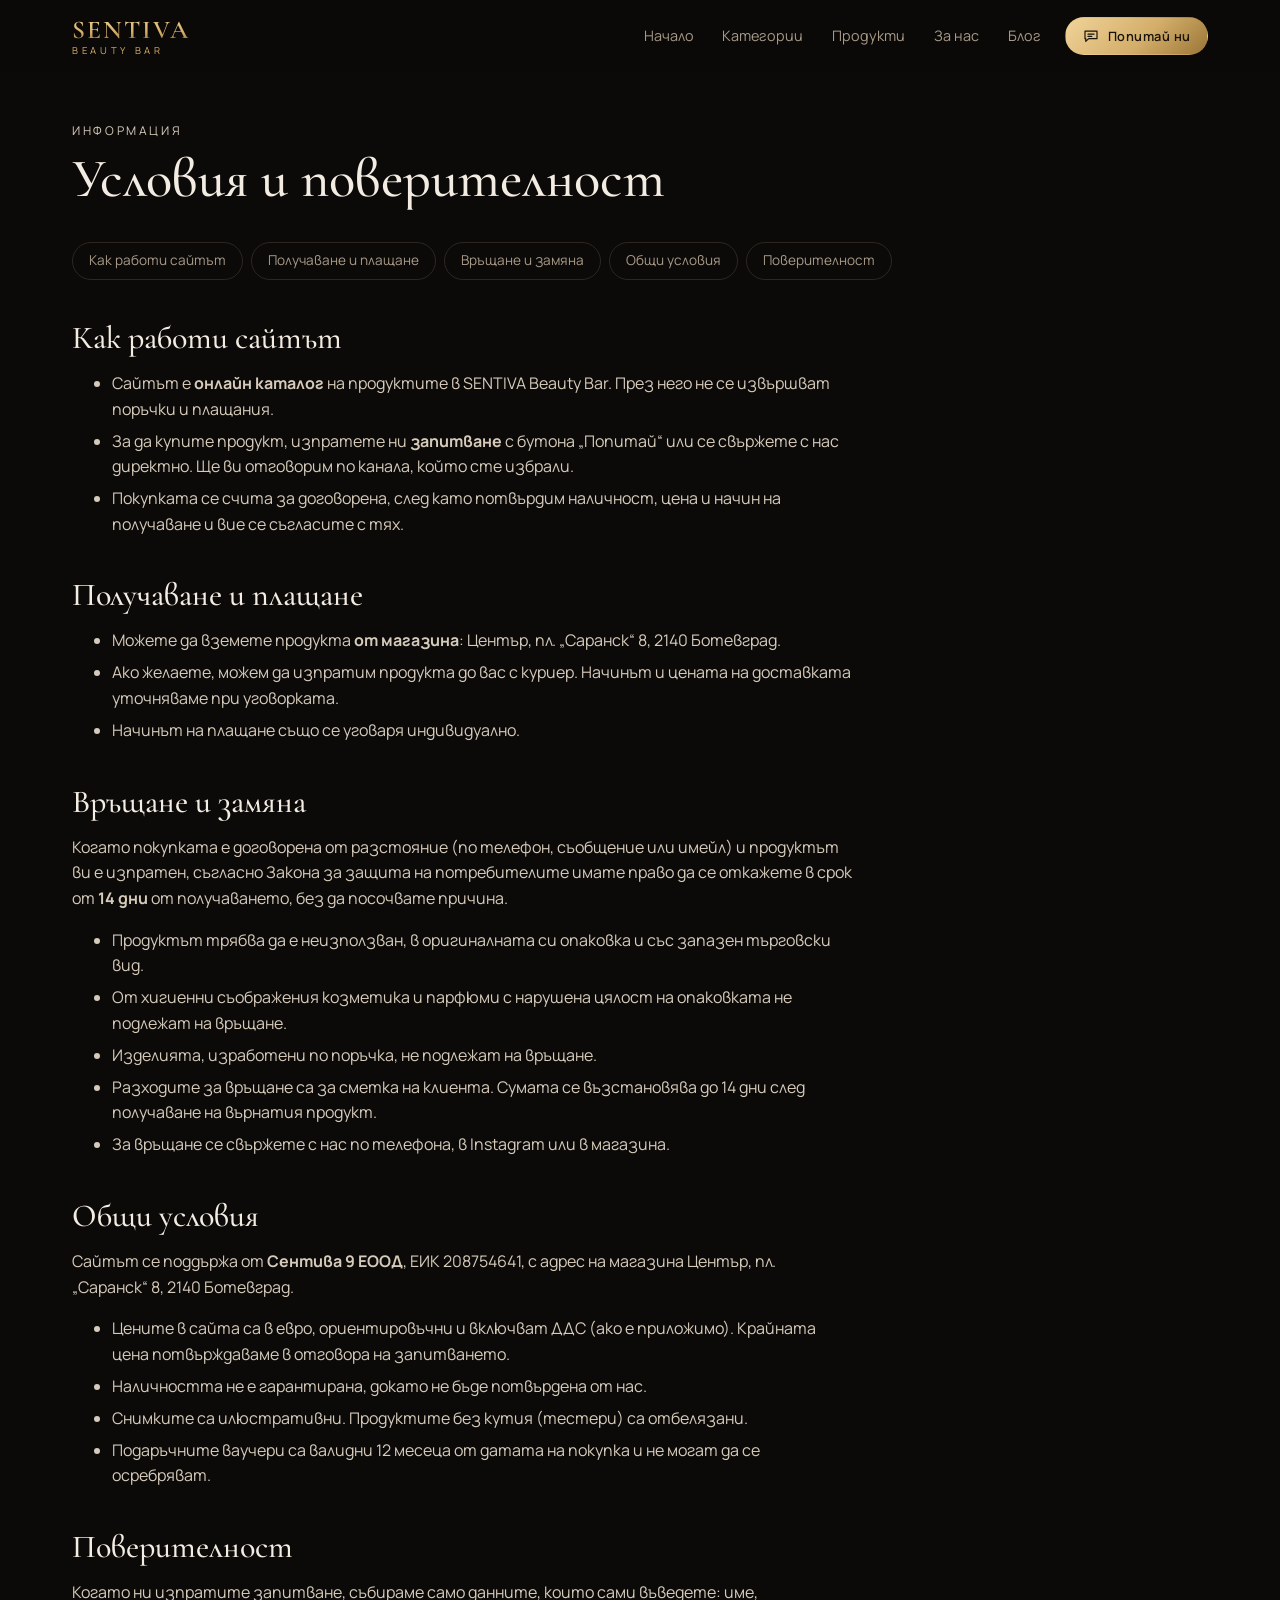
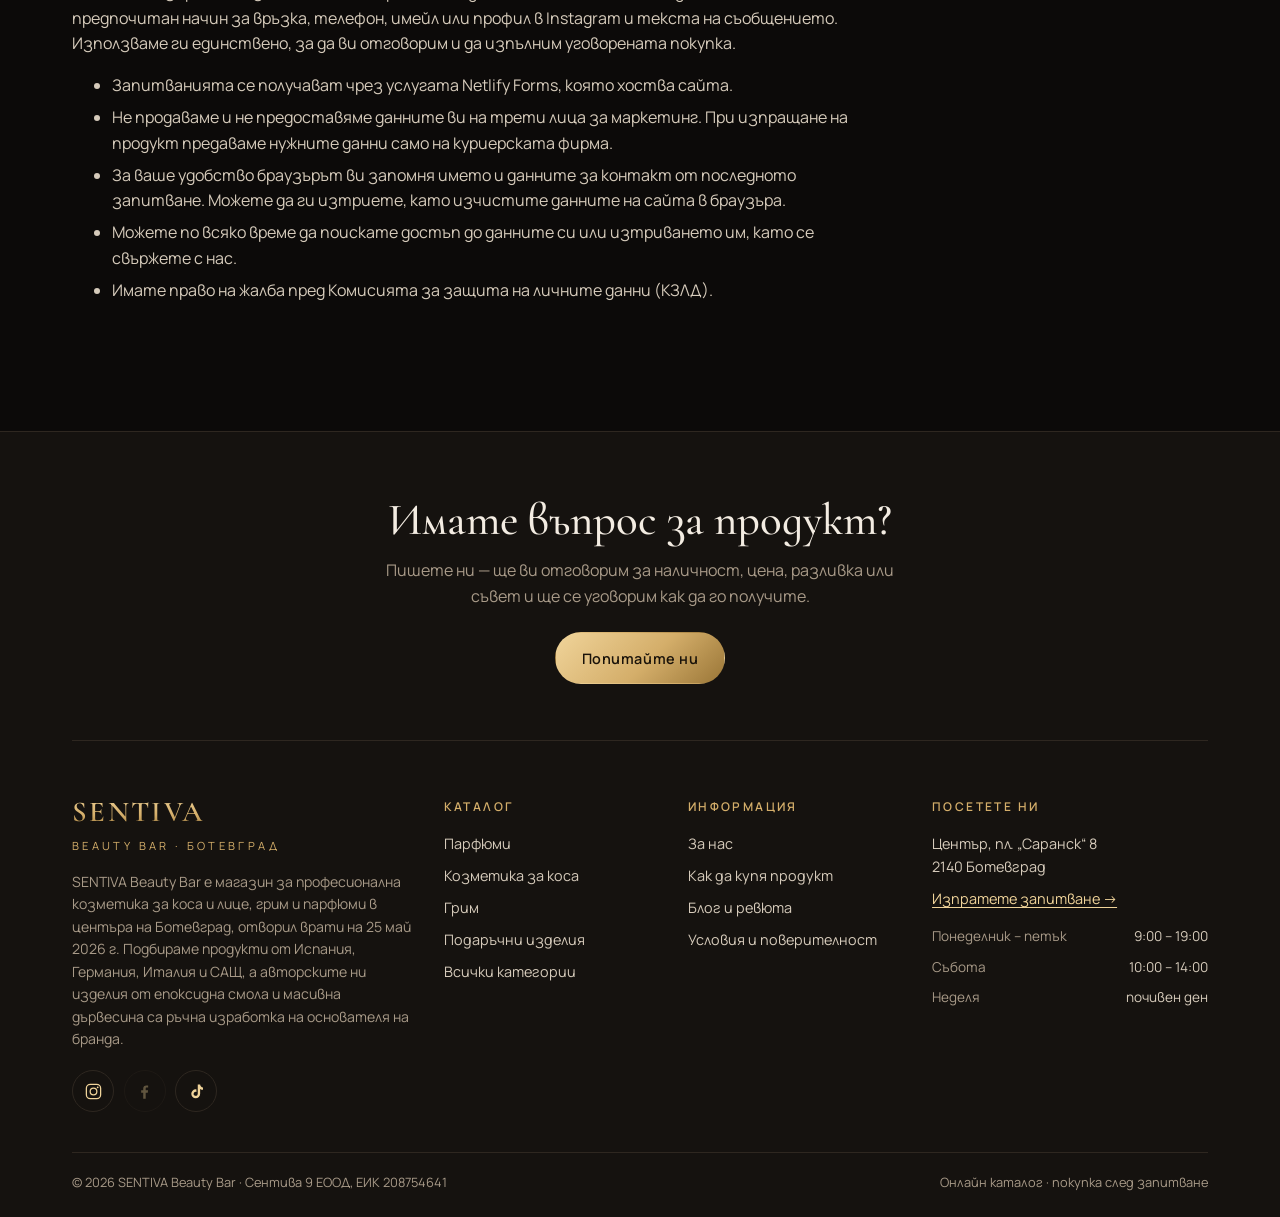
<file: terms.html>
<!doctype html>
<html lang="bg">
<head>
<meta charset="utf-8">
<meta name="viewport" content="width=device-width, initial-scale=1, viewport-fit=cover">
<title>Условия и поверителност — SENTIVA Beauty Bar</title>
<link rel="icon" href="img/logo.webp">
<link rel="preconnect" href="https://fonts.googleapis.com">
<link rel="preconnect" href="https://fonts.gstatic.com" crossorigin>
<link href="https://fonts.googleapis.com/css2?family=Cormorant+Garamond:ital,wght@0,500;0,600;1,500&family=Manrope:wght@400;500;600&display=swap" rel="stylesheet">
<link rel="stylesheet" href="styles.css">
<script>document.documentElement.classList.add('js');</script>
</head>
<body data-page="terms">
<!-- ЧЕРНОВА: прегледайте текстовете (по възможност с юрист) преди публикуване. -->
<main class="wrap page legal" id="main">
  <div class="sec-head" data-reveal>
    <p class="eyebrow">Информация</p>
    <h1 class="page-title">Условия и поверителност</h1>
  </div>
  <nav class="toc"><a href="#how">Как работи сайтът</a><a href="#delivery">Получаване и плащане</a><a href="#returns">Връщане и замяна</a><a href="#terms">Общи условия</a><a href="#privacy">Поверителност</a></nav>

  <section id="how">
    <h2>Как работи сайтът</h2>
    <ul>
      <li>Сайтът е <b>онлайн каталог</b> на продуктите в SENTIVA Beauty Bar. През него не се извършват поръчки и плащания.</li>
      <li>За да купите продукт, изпратете ни <b>запитване</b> с бутона „Попитай“ или се свържете с нас директно. Ще ви отговорим по канала, който сте избрали.</li>
      <li>Покупката се счита за договорена, след като потвърдим наличност, цена и начин на получаване и вие се съгласите с тях.</li>
    </ul>
  </section>

  <section id="delivery">
    <h2>Получаване и плащане</h2>
    <ul>
      <li>Можете да вземете продукта <b>от магазина</b>: <span data-shop="address"></span>, <span data-shop="city"></span>.</li>
      <li>Ако желаете, можем да изпратим продукта до вас с куриер. Начинът и цената на доставката уточняваме при уговорката.</li>
      <li>Начинът на плащане също се уговаря индивидуално.</li>
    </ul>
  </section>

  <section id="returns">
    <h2>Връщане и замяна</h2>
    <p>Когато покупката е договорена от разстояние (по телефон, съобщение или имейл) и продуктът ви е изпратен, съгласно Закона за защита на потребителите имате право да се откажете в срок от <b>14 дни</b> от получаването, без да посочвате причина.</p>
    <ul>
      <li>Продуктът трябва да е неизползван, в оригиналната си опаковка и със запазен търговски вид.</li>
      <li>От хигиенни съображения козметика и парфюми с нарушена цялост на опаковката не подлежат на връщане.</li>
      <li>Изделията, изработени по поръчка, не подлежат на връщане.</li>
      <li>Разходите за връщане са за сметка на клиента. Сумата се възстановява до 14 дни след получаване на върнатия продукт.</li>
      <li>За връщане се свържете с нас по телефона, в Instagram или в магазина.</li>
    </ul>
  </section>

  <section id="terms">
    <h2>Общи условия</h2>
    <p>Сайтът се поддържа от <b data-shop="company"></b>, ЕИК <span data-shop="eik"></span>, с адрес на магазина <span data-shop="address"></span>, <span data-shop="city"></span>.</p>
    <ul>
      <li>Цените в сайта са в евро, ориентировъчни и включват ДДС (ако е приложимо). Крайната цена потвърждаваме в отговора на запитването.</li>
      <li>Наличността не е гарантирана, докато не бъде потвърдена от нас.</li>
      <li>Снимките са илюстративни. Продуктите без кутия (тестери) са отбелязани.</li>
      <li>Подаръчните ваучери са валидни 12 месеца от датата на покупка и не могат да се осребряват.</li>
    </ul>
  </section>

  <section id="privacy">
    <h2>Поверителност</h2>
    <p>Когато ни изпратите запитване, събираме само данните, които сами въведете: име, предпочитан начин за връзка, телефон, имейл или профил в Instagram и текста на съобщението. Използваме ги единствено, за да ви отговорим и да изпълним уговорената покупка.</p>
    <ul>
      <li>Запитванията се получават чрез услугата Netlify Forms, която хоства сайта.</li>
      <li>Не продаваме и не предоставяме данните ви на трети лица за маркетинг. При изпращане на продукт предаваме нужните данни само на куриерската фирма.</li>
      <li>За ваше удобство браузърът ви запомня името и данните за контакт от последното запитване. Можете да ги изтриете, като изчистите данните на сайта в браузъра.</li>
      <li>Можете по всяко време да поискате достъп до данните си или изтриването им, като се свържете с нас.</li>
      <li>Имате право на жалба пред Комисията за защита на личните данни (КЗЛД).</li>
    </ul>
  </section>
</main>
<script src="products.js"></script>
<script src="layout.js"></script>
<script>
  document.querySelectorAll('[data-shop]').forEach(el => { el.textContent = window.SHOP[el.dataset.shop] || '—'; });
</script>
</body>
</html>
</file>
<file: styles.css>
/* Shared styles for every page. Page-specific looks live in home.css, products.css, categories.css and about.css. */
:root {
  --bg: #0c0a09;
  --bg-2: #15120f;
  --card: #1b1713;
  --img-bg: #221d18;
  --line: #2e2720;
  --text: #f3ece2;
  --soft: #d6cbbb;
  --muted: #a89a88;
  --gold: #d4ae6a;
  --gold-2: #f0d49a;
  --gold-deep: #9a7637;
  --on-gold: #1a130a;
  --bar-bg: rgba(12,10,9,.82);
  --radius: 14px;
  --ease: cubic-bezier(.2,.7,.2,1);
  --serif: "Cormorant Garamond", Georgia, "Times New Roman", serif;
  --sans: "Manrope", system-ui, -apple-system, "Segoe UI", Roboto, sans-serif;
  color-scheme: dark;
}

* { box-sizing: border-box; }
html { scroll-behavior: smooth; scroll-padding-top: 80px; }
body {
  margin: 0;
  background: var(--bg);
  color: var(--text);
  font: 16px/1.6 var(--sans);
  -webkit-font-smoothing: antialiased;
  overflow-x: hidden;
  animation: page-in .6s var(--ease) both;
}
@keyframes page-in { from { opacity: 0; } }
img { max-width: 100%; display: block; }
img.img-missing { visibility: hidden; }
a { color: inherit; }
button, input, select, textarea { font: inherit; color: inherit; }
[hidden] { display: none !important; }

.wrap { width: 100%; max-width: 1200px; margin-inline: auto; padding-inline: clamp(16px, 4vw, 32px); }
.eyebrow { margin: 0 0 .6rem; font-size: .75rem; letter-spacing: .22em; text-transform: uppercase; color: var(--gold); }
h1, h2, h3 { font-family: var(--serif); font-weight: 500; line-height: 1.1; margin: 0; }
h2 { font-size: clamp(2rem, 4.5vw, 3rem); }
.muted { color: var(--muted); }
.small { font-size: .85rem; }
.sr { position: absolute; width: 1px; height: 1px; overflow: hidden; clip: rect(0 0 0 0); }
.skip-link { position: absolute; left: 1rem; top: -100px; z-index: 100; background: var(--gold); color: var(--on-gold); padding: .6rem 1rem; border-radius: 8px; }
.skip-link:focus { top: 1rem; }
section { scroll-margin-top: 80px; }
.sec-head { margin-bottom: 2rem; }
.sec-head.row { display: flex; flex-wrap: wrap; align-items: flex-end; justify-content: space-between; gap: 1rem; }
.lead-sm { max-width: 60ch; margin: .8rem 0 0; }

.btn {
  position: relative; overflow: hidden;
  display: inline-flex; align-items: center; justify-content: center; gap: .5rem;
  padding: .85rem 1.6rem; border-radius: 999px; border: 1px solid transparent;
  font-size: .9rem; font-weight: 600; letter-spacing: .04em; text-decoration: none; cursor: pointer;
  transition: transform .25s var(--ease), background .2s, border-color .2s, color .2s, box-shadow .25s;
}
.btn-gold { background: linear-gradient(135deg, var(--gold-2), var(--gold) 55%, var(--gold-deep)); color: var(--on-gold); }
.btn-gold::after {
  content: ""; position: absolute; inset: 0; transform: translateX(-120%);
  background: linear-gradient(100deg, transparent 30%, rgba(255,255,255,.55) 50%, transparent 70%);
}
.btn-gold:hover { transform: translateY(-2px); box-shadow: 0 10px 30px -10px rgba(212,174,106,.6); }
.btn-gold:hover::after { transform: translateX(120%); transition: transform .8s var(--ease); }
.btn-ghost { border-color: color-mix(in srgb, var(--gold) 55%, transparent); color: var(--gold-2); background: transparent; }
.btn-ghost:hover { background: color-mix(in srgb, var(--gold) 12%, transparent); transform: translateY(-2px); }
.btn-sm { padding: .5rem 1rem; font-size: .8rem; }
.btn:disabled { opacity: .5; pointer-events: none; }
.link-btn { background: none; border: 0; padding: 0; cursor: pointer; color: var(--gold-2); text-decoration: underline; text-underline-offset: 3px; font-size: inherit; }
:focus-visible { outline: 2px solid var(--gold); outline-offset: 3px; }

/* ---------- Header ---------- */
.topbar {
  position: sticky; top: env(safe-area-inset-top, 0px); z-index: 20;
  background: var(--bar-bg); backdrop-filter: blur(12px); -webkit-backdrop-filter: blur(12px);
  border-bottom: 1px solid transparent; transition: border-color .3s, box-shadow .3s;
}
.topbar.scrolled { border-bottom-color: var(--line); box-shadow: 0 10px 30px -20px rgba(0,0,0,.6); }
.topbar-in { display: flex; align-items: center; gap: 1.5rem; height: 72px; transition: height .3s var(--ease); }
.topbar.scrolled .topbar-in { height: 62px; }
.brand { display: flex; flex-direction: column; text-decoration: none; line-height: 1; margin-right: auto; }
.brand-name {
  font-family: var(--serif); font-weight: 600; font-size: 1.6rem; letter-spacing: .08em;
  background: linear-gradient(180deg, var(--gold-2), var(--gold) 60%, var(--gold-deep));
  -webkit-background-clip: text; background-clip: text; color: transparent;
}
.brand-sub { font-size: .6rem; letter-spacing: .38em; text-transform: uppercase; color: var(--gold); margin-top: .2rem; }
.nav { display: flex; gap: 1.8rem; }
.nav a { position: relative; text-decoration: none; font-size: .9rem; color: var(--muted); transition: color .2s; padding: .3rem 0; }
.nav a::after {
  content: ""; position: absolute; left: 0; right: 0; bottom: -2px; height: 1px; background: var(--gold);
  transform: scaleX(0); transform-origin: right; transition: transform .35s var(--ease);
}
.nav a:hover, .nav a[aria-current] { color: var(--gold-2); }
.nav a:hover::after, .nav a[aria-current]::after { transform: scaleX(1); transform-origin: left; }
.ask-top svg { flex: none; }
.menu-btn { display: none; background: none; border: 0; width: 42px; height: 42px; cursor: pointer; padding: 10px; }
.menu-btn span { display: block; height: 1.5px; background: var(--text); margin: 6px 0; transition: transform .25s; }
.menu-btn[aria-expanded="true"] span:first-child { transform: translateY(3.75px) rotate(45deg); }
.menu-btn[aria-expanded="true"] span:last-child { transform: translateY(-3.75px) rotate(-45deg); }

/* ---------- Motion ---------- */
.js [data-reveal] {
  opacity: 0; transform: translateY(32px);
  transition: opacity .9s var(--ease), transform .9s var(--ease), clip-path 1.1s var(--ease), filter .9s var(--ease);
  transition-delay: var(--d, 0s);
}
.js [data-reveal="left"] { transform: translateX(-48px); }
.js [data-reveal="right"] { transform: translateX(48px); }
.js [data-reveal="zoom"] { transform: scale(.9); }
.js [data-reveal="blur"] { transform: none; filter: blur(12px); }
.js [data-reveal="clip"] { transform: none; opacity: 1; clip-path: inset(0 0 100% 0); }
.js [data-reveal="fade"] { transform: none; }
.js [data-reveal].in { opacity: 1; transform: none; filter: none; clip-path: inset(0 0 0 0); }

/* ---------- Product bits (shared) ---------- */
.ph {
  width: 100%; height: 100%; display: grid; place-items: center; text-align: center; padding: 1.5rem;
  background: radial-gradient(circle at 50% 40%, color-mix(in srgb, var(--gold) 16%, var(--img-bg)), var(--bg-2) 75%);
}
.ph span { font-family: var(--serif); font-size: 1.5rem; color: var(--gold); letter-spacing: .06em; line-height: 1.15; }
.ph small { display: block; font-family: var(--sans); font-size: .7rem; letter-spacing: .2em; color: var(--muted); text-transform: uppercase; margin-top: .5rem; }
.card-brand { font-size: .7rem; letter-spacing: .16em; text-transform: uppercase; color: var(--gold); }
.price { font-weight: 600; color: var(--gold-2); font-size: 1.05rem; }
.price small { font-weight: 400; color: var(--muted); font-size: .75rem; }
.chip {
  padding: .45rem 1rem; border-radius: 999px; border: 1px solid var(--line); background: transparent;
  font-size: .85rem; cursor: pointer; color: var(--muted); transition: all .2s;
}
.chip:hover { border-color: var(--gold-deep); color: var(--text); }
.chip[aria-pressed="true"] { background: color-mix(in srgb, var(--gold) 14%, transparent); border-color: var(--gold); color: var(--gold-2); }
.chips { display: flex; flex-wrap: wrap; gap: .5rem; }
.x {
  position: absolute; top: .8rem; right: .8rem; z-index: 2; width: 40px; height: 40px; border-radius: 50%;
  border: 1px solid var(--line); background: color-mix(in srgb, var(--bg) 70%, transparent); font-size: 1.4rem; line-height: 1; cursor: pointer;
  transition: transform .3s var(--ease), border-color .2s;
}
.x:hover { border-color: var(--gold); transform: rotate(90deg); }

/* ---------- Forms ---------- */
label { display: grid; gap: .35rem; font-size: .88rem; color: var(--muted); }
input:not([type=radio]):not([type=checkbox]), textarea, select {
  width: 100%; background: var(--bg); border: 1px solid var(--line); border-radius: 10px; padding: .75rem .9rem; color: var(--text); font-size: 1rem;
  transition: border-color .2s, box-shadow .2s;
}
input:focus, textarea:focus, select:focus { outline: none; border-color: var(--gold); box-shadow: 0 0 0 3px color-mix(in srgb, var(--gold) 18%, transparent); }
textarea { resize: vertical; }
.f-row { display: grid; grid-template-columns: 1fr 1fr; gap: 1rem; }
.consent { display: flex; gap: .6rem; align-items: flex-start; font-size: .85rem; color: var(--soft); }
.consent input { margin-top: .2rem; accent-color: var(--gold); width: 18px; height: 18px; flex: none; }
.consent a { color: var(--gold-2); }
.form-error { color: #f0a58a; margin: 0; font-size: .9rem; }

/* ---------- Inquiry dialog ---------- */
.ask {
  width: min(560px, calc(100% - 24px)); max-height: calc(100dvh - 32px); padding: 0; overflow: auto;
  background: var(--bg-2); color: var(--text); border: 1px solid var(--line); border-radius: 20px;
  box-shadow: 0 40px 120px -30px rgba(0,0,0,.8);
}
.ask[open] { animation: ask-in .5s var(--ease); }
.ask::backdrop { background: rgba(5,4,3,.7); backdrop-filter: blur(6px); }
.ask[open]::backdrop { animation: page-in .4s ease; }
@keyframes ask-in { from { opacity: 0; transform: translateY(30px) scale(.97); } }
.ask-view { padding: clamp(1.4rem, 4vw, 2.2rem); display: grid; gap: .9rem; }
.ask-view h3 { font-size: 2rem; padding-right: 2.5rem; }
.ask-intro { margin: -.3rem 0 0; }
.ask .eyebrow { margin: 0; }
#askForm { display: grid; gap: 1rem; }
.ask-product {
  display: grid; grid-template-columns: 64px 1fr auto; gap: .9rem; align-items: center;
  padding: .7rem; border: 1px solid var(--line); border-radius: 14px; background: var(--card);
}
.ask-product .thumb { width: 64px; height: 64px; border-radius: 10px; overflow: hidden; background: var(--img-bg); }
.ask-product .thumb img { width: 100%; height: 100%; object-fit: cover; }
.ask-product .ph span { font-size: .8rem; } .ask-product .ph small { display: none; } .ask-product .ph { padding: .3rem; }
.ask-product b { display: block; font-weight: 500; line-height: 1.3; font-size: .95rem; }
.ask-product .price { font-size: .9rem; }
.ask-product .link-btn { font-size: .8rem; color: var(--muted); }
.ask-quick { display: flex; flex-wrap: wrap; gap: .4rem; }
.ask-quick .chip { font-size: .78rem; padding: .35rem .8rem; }
.channels { border: 0; padding: 0; margin: 0; }
.channels legend { font-size: .88rem; color: var(--muted); margin-bottom: .45rem; padding: 0; }
.channel-list { display: flex; flex-wrap: wrap; gap: .4rem; }
.channel { display: block; cursor: pointer; }
.channel input { position: absolute; opacity: 0; pointer-events: none; }
.channel span { display: block; padding: .45rem .9rem; border-radius: 999px; border: 1px solid var(--line); font-size: .85rem; color: var(--soft); transition: all .2s; }
.channel input:checked + span { border-color: var(--gold); background: color-mix(in srgb, var(--gold) 15%, transparent); color: var(--gold-2); }
.channel input:focus-visible + span { outline: 2px solid var(--gold); outline-offset: 2px; }
.ask-done { text-align: center; justify-items: center; padding-block: 3rem; }
.tick { width: 76px; height: 76px; fill: none; stroke: var(--gold); stroke-width: 2; stroke-linecap: round; stroke-linejoin: round; }
.tick circle { stroke-dasharray: 151; stroke-dashoffset: 151; animation: draw .8s var(--ease) forwards; }
.tick path { stroke-dasharray: 36; stroke-dashoffset: 36; animation: draw .5s .6s var(--ease) forwards; }
@keyframes draw { to { stroke-dashoffset: 0; } }
#askText { font-family: ui-monospace, monospace; font-size: .85rem; }
.ask-links { display: flex; flex-wrap: wrap; gap: .5rem; }

.toast {
  position: fixed; left: 50%; bottom: calc(1.5rem + env(safe-area-inset-bottom, 0px)); transform: translateX(-50%); z-index: 60;
  background: var(--gold); color: var(--on-gold); padding: .7rem 1.3rem; border-radius: 999px; font-weight: 600; font-size: .9rem;
  box-shadow: 0 10px 30px rgba(0,0,0,.5); animation: ask-in .4s var(--ease);
}

/* ---------- Blog ---------- */
.page { padding-block: 3rem 5rem; min-height: 60vh; }
.page-title { font-size: clamp(2.2rem, 5vw, 3.4rem); }
.empty-state { text-align: center; padding: 3rem 1rem; border: 1px dashed var(--line); border-radius: var(--radius); color: var(--muted); }
.empty-state.small-pad { padding: 1.6rem 1rem; }
.empty-state .btn { margin-top: 1rem; }
.post-grid { display: grid; grid-template-columns: repeat(auto-fill, minmax(280px, 1fr)); gap: 1.2rem; margin-top: 1.4rem; }
.post-card { display: flex; flex-direction: column; text-decoration: none; background: var(--card); border: 1px solid var(--line); border-radius: var(--radius); overflow: hidden; transition: border-color .3s, transform .4s var(--ease), box-shadow .4s; }
.post-card:hover { border-color: color-mix(in srgb, var(--gold) 45%, transparent); transform: translateY(-5px); box-shadow: 0 20px 40px -24px rgba(0,0,0,.8); }
.post-img { aspect-ratio: 16/10; background: var(--img-bg); overflow: hidden; }
.post-img img { width: 100%; height: 100%; object-fit: cover; transition: transform .8s var(--ease); }
.post-card:hover .post-img img { transform: scale(1.06); }
.post-body { padding: 1.1rem 1.2rem 1.4rem; }
.post-kind { font-size: .72rem; letter-spacing: .14em; text-transform: uppercase; color: var(--gold); }
.post-body h3 { font-size: 1.45rem; margin: .4rem 0; }
.post-body p { margin: 0; color: var(--muted); font-size: .9rem; }
.post { max-width: 760px; margin-inline: auto; }
.back { display: inline-block; color: var(--gold-2); text-decoration: none; margin-bottom: 1.5rem; font-size: .9rem; }
.post > img { width: 100%; max-height: 460px; object-fit: cover; border-radius: var(--radius); margin: 1.4rem 0; border: 1px solid var(--line); }
.post-content { font-size: 1.05rem; color: #ded4c5; }
.post-content h3 { font-size: 1.7rem; margin: 2rem 0 .6rem; color: var(--text); }
.post-content ul { padding-left: 1.2rem; }
.post-content li { margin: .3rem 0; }
.post-content a { color: var(--gold-2); }
.verdict { background: color-mix(in srgb, var(--gold) 8%, transparent); border-left: 3px solid var(--gold); padding: 1rem 1.2rem; border-radius: 0 10px 10px 0; margin-top: 2rem; }
.rel-title { font-size: 1.6rem; margin: 2.5rem 0 1rem; }
.rel-grid { display: grid; gap: .8rem; }
.rel { display: grid; grid-template-columns: 64px 1fr auto; gap: 1rem; align-items: center; background: var(--card); border: 1px solid var(--line); border-radius: 12px; padding: .7rem; }
.rel .thumb { width: 64px; height: 64px; border-radius: 8px; overflow: hidden; background: var(--img-bg); }
.rel .thumb img { width: 100%; height: 100%; object-fit: cover; }
.rel .ph span { font-size: .75rem; } .rel .ph small { display: none; } .rel .ph { padding: .3rem; }
.rel b { display: block; font-weight: 500; line-height: 1.3; }
.rel a { text-decoration: none; }
.reviews { margin-top: 5rem; padding-top: 3rem; border-top: 1px solid var(--line); }
.review-grid { display: grid; grid-template-columns: repeat(auto-fill, minmax(280px, 1fr)); gap: 1rem; margin-bottom: 2rem; }
.review { margin: 0; background: var(--card); border: 1px solid var(--line); border-radius: var(--radius); padding: 1.3rem; }
.rating { color: var(--gold); letter-spacing: .15em; }
.rating span { color: var(--line); }
.review blockquote { margin: .6rem 0; font-family: var(--serif); font-size: 1.2rem; line-height: 1.4; }
.review figcaption { font-size: .85rem; }
.review-form { max-width: 640px; background: var(--bg-2); border: 1px solid var(--line); border-radius: var(--radius); padding: clamp(1.2rem, 3vw, 2rem); display: grid; gap: 1rem; }
.review-form h3 { font-size: 1.7rem; }
.stars { border: 0; padding: 0; margin: 0; display: inline-flex; flex-direction: row-reverse; justify-content: flex-end; gap: .2rem; }
.stars input { position: absolute; opacity: 0; width: 1px; height: 1px; }
.stars label { font-size: 1.9rem; color: var(--line); cursor: pointer; line-height: 1; }
.stars label:hover, .stars label:hover ~ label, .stars input:checked ~ label { color: var(--gold); }
.stars input:focus-visible + label { outline: 2px solid var(--gold); border-radius: 4px; }

/* ---------- Legal ---------- */
.legal section { max-width: 780px; margin-top: 2.5rem; }
.legal h2 { font-size: 2rem; margin-bottom: .8rem; }
.legal li, .legal p { color: var(--soft); }
.legal li { margin: .4rem 0; }
.toc { display: flex; flex-wrap: wrap; gap: .5rem; }
.toc a { padding: .45rem 1rem; border: 1px solid var(--line); border-radius: 999px; text-decoration: none; font-size: .85rem; color: var(--muted); }
.toc a:hover { border-color: var(--gold); color: var(--gold-2); }

/* ---------- Footer ---------- */
.site-footer { border-top: 1px solid var(--line); background: var(--bg-2); padding-block: 0 calc(1.5rem + env(safe-area-inset-bottom, 0px)); margin-top: 2rem; }
.f-cta {
  display: grid; justify-items: center; text-align: center; gap: .8rem; padding: 4rem 0 3.5rem; margin-bottom: 3rem;
  border-bottom: 1px solid var(--line);
}
.f-cta h2 { font-size: clamp(1.9rem, 4vw, 2.8rem); }
.f-cta p { margin: 0 0 .6rem; color: var(--muted); max-width: 52ch; }
.f-grid { display: grid; grid-template-columns: 1.6fr 1fr 1fr 1.3fr; gap: 2rem; }
.site-footer h4 { font-size: .75rem; letter-spacing: .2em; text-transform: uppercase; color: var(--gold); margin: .5rem 0 1rem; font-weight: 600; }
.site-footer ul { list-style: none; padding: 0; margin: 0; display: grid; gap: .55rem; font-size: .9rem; color: var(--soft); }
.site-footer a { text-decoration: none; color: var(--soft); transition: color .2s; }
.site-footer a:hover { color: var(--gold-2); }
.f-about .brand-name { font-size: 1.8rem; }
.f-kicker { margin: .1rem 0 1rem; font-size: .7rem; letter-spacing: .3em; text-transform: uppercase; color: var(--gold); }
.f-text { color: var(--muted); font-size: .88rem; max-width: 42ch; margin: 0 0 1.2rem; }
.f-social { display: flex; gap: .6rem; }
.social { width: 42px; height: 42px; border-radius: 50%; border: 1px solid var(--line); display: grid; place-items: center; color: var(--gold-2) !important; transition: border-color .2s, background .2s, transform .3s var(--ease); }
.social svg { width: 19px; height: 19px; }
.social:hover { border-color: var(--gold); background: color-mix(in srgb, var(--gold) 10%, transparent); transform: translateY(-3px); }
.social[data-missing] { opacity: .35; cursor: default; }
.f-hours { margin-top: 1rem !important; }
.f-hours li { display: flex; justify-content: space-between; gap: 1rem; font-size: .85rem; }
.f-hours li span:first-child { color: var(--muted); }
.f-bottom { margin-top: 2.5rem; padding-top: 1.2rem; border-top: 1px solid var(--line); display: flex; flex-wrap: wrap; justify-content: space-between; gap: .6rem; font-size: .8rem; color: var(--muted); }

/* ---------- Responsive ---------- */
@media (max-width: 960px) {
  .nav {
    position: fixed; inset: 62px 0 auto 0; flex-direction: column; gap: 0; padding: .5rem clamp(16px, 4vw, 32px) 1.5rem;
    background: color-mix(in srgb, var(--bg) 97%, transparent); border-bottom: 1px solid var(--line);
    transform: translateY(-130%); transition: transform .4s var(--ease); z-index: -1;
  }
  .nav.open { transform: none; }
  .nav a { padding: .9rem 0; border-bottom: 1px solid var(--line); font-size: 1.05rem; }
  .nav a::after { display: none; }
  .menu-btn { display: block; }
  .topbar-in, .topbar.scrolled .topbar-in { gap: .6rem; height: 62px; }
  .f-grid { grid-template-columns: 1fr 1fr; }
  .f-about { grid-column: 1 / -1; }
}
@media (max-width: 640px) {
  .ask-top span { display: none; }
  .ask-top { padding: .55rem; width: 42px; height: 42px; }
  .f-row { grid-template-columns: 1fr; }
  .rel { grid-template-columns: 52px 1fr; }
  .rel .thumb { width: 52px; height: 52px; }
  .rel .btn { grid-column: 1 / -1; }
  .ask-product { grid-template-columns: 52px 1fr; }
  .ask-product .thumb { width: 52px; height: 52px; }
  .ask-product .link-btn { grid-column: 1 / -1; justify-self: start; }
}
@media (prefers-reduced-motion: reduce) {
  *, *::before, *::after { transition: none !important; animation-duration: .01ms !important; animation-delay: 0s !important; scroll-behavior: auto !important; }
}
</file>
